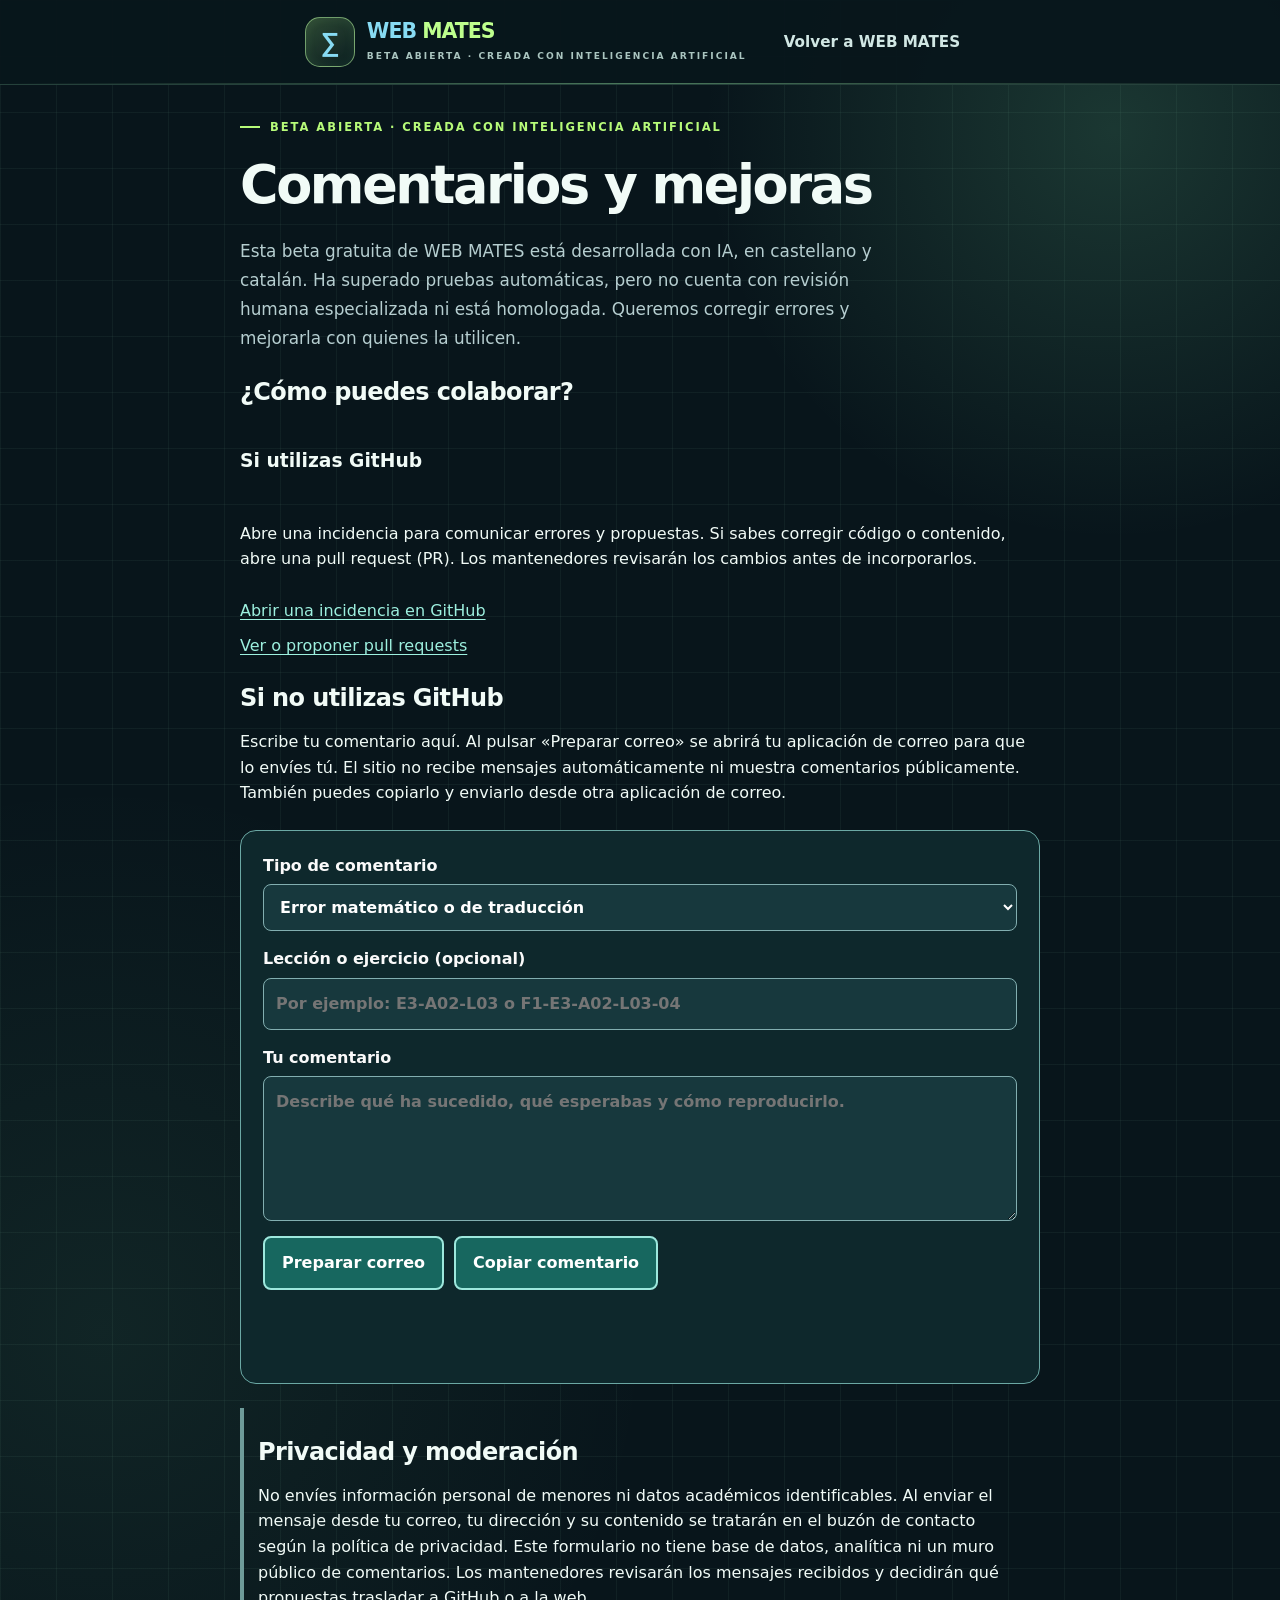
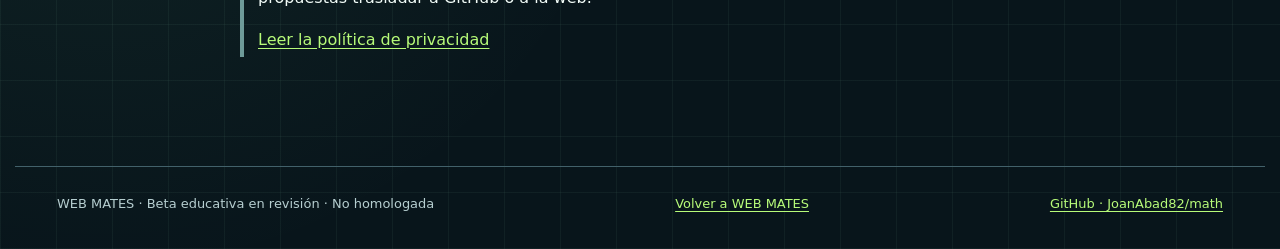
<file: beta-e3a02/comentarios.html>
<!doctype html>
<html lang="es" data-theme="dark">
<head>
<meta charset="utf-8"><meta name="viewport" content="width=device-width,initial-scale=1">
<meta name="robots" content="noindex,nofollow">
<meta name="description" content="Esta beta gratuita de WEB MATES está desarrollada con IA, en castellano y catalán. Ha superado pruebas automáticas, pero no cuenta con revisión humana espe">
<title>Comentarios y mejoras · WEB MATES</title>
<link rel="icon" href="data:,">
<link rel="stylesheet" href="./assets/app.css"><link rel="stylesheet" href="./assets/neo-matrix.css"><link rel="stylesheet" href="./assets/feedback.css">
<script src="./assets/feedback.js" defer></script>
</head><body>
<a class="skip" href="#main">Saltar al contenido</a>
<header class="topbar"><div class="header-inner"><a class="brand" href="./index.html?lang=es#/" title="Volver a WEB MATES"><span class="brand-mark" aria-hidden="true">∑</span><span class="brand-wordmark"><span>WEB <span>MATES</span></span><small>BETA ABIERTA · CREADA CON INTELIGENCIA ARTIFICIAL</small></span></a><nav aria-label="Comentarios y mejoras"><a href="./index.html?lang=es#/">Volver a WEB MATES</a></nav></div></header>
<main id="main" class="feedback-shell">
<div class="eyebrow">BETA ABIERTA · CREADA CON INTELIGENCIA ARTIFICIAL</div><h1>Comentarios y mejoras</h1>
<p class="lead">Esta beta gratuita de WEB MATES está desarrollada con IA, en castellano y catalán. Ha superado pruebas automáticas, pero no cuenta con revisión humana especializada ni está homologada. Queremos corregir errores y mejorarla con quienes la utilicen.</p>
<section aria-labelledby="how"><h2 id="how">¿Cómo puedes colaborar?</h2>
<div class="feedback-links">
<h3>Si utilizas GitHub</h3><p>Abre una incidencia para comunicar errores y propuestas. Si sabes corregir código o contenido, abre una pull request (PR). Los mantenedores revisarán los cambios antes de incorporarlos.</p>
<a href="https://github.com/JoanAbad82/math/issues/new">Abrir una incidencia en GitHub</a>
<a href="https://github.com/JoanAbad82/math/pulls">Ver o proponer pull requests</a>
</div></section>
<section aria-labelledby="email-title"><h2 id="email-title">Si no utilizas GitHub</h2><p>Escribe tu comentario aquí. Al pulsar «Preparar correo» se abrirá tu aplicación de correo para que lo envíes tú. El sitio no recibe mensajes automáticamente ni muestra comentarios públicamente. También puedes copiarlo y enviarlo desde otra aplicación de correo.</p>
<form class="feedback-form" id="feedback-form" novalidate>
<label for="feedback-kind">Tipo de comentario
<select id="feedback-kind" required>
<option value="error">Error matemático o de traducción</option>
<option value="usabilidad">Accesibilidad o funcionamiento</option>
<option value="idea">Sugerencia de mejora</option>
</select></label>
<label for="feedback-lesson">Lección o ejercicio (opcional)
<input id="feedback-lesson" type="text" maxlength="80" placeholder="Por ejemplo: E3-A02-L03 o F1-E3-A02-L03-04"></label>
<label for="feedback-text">Tu comentario
<textarea id="feedback-text" maxlength="2000" minlength="15" required placeholder="Describe qué ha sucedido, qué esperabas y cómo reproducirlo."></textarea></label>
<div class="feedback-actions"><button type="submit">Preparar correo</button><button type="button" id="feedback-copy">Copiar comentario</button></div>
<p class="feedback-status" id="feedback-status" role="status" aria-live="polite" aria-label="Estado del envío"></p>
</form></section>
<section class="feedback-disclosure" aria-labelledby="privacy-title"><h2 id="privacy-title">Privacidad y moderación</h2>
<p>No envíes información personal de menores ni datos académicos identificables. Al enviar el mensaje desde tu correo, tu dirección y su contenido se tratarán en el buzón de contacto según la política de privacidad. Este formulario no tiene base de datos, analítica ni un muro público de comentarios. Los mantenedores revisarán los mensajes recibidos y decidirán qué propuestas trasladar a GitHub o a la web.</p><a href="./privacidad.html">Leer la política de privacidad</a></section>
</main><footer class="site-footer"><span>WEB MATES · Beta educativa en revisión · No homologada</span>
<a href="./index.html?lang=es#/">Volver a WEB MATES</a><a href="https://github.com/JoanAbad82/math">GitHub · JoanAbad82/math</a></footer></body></html>
</file>
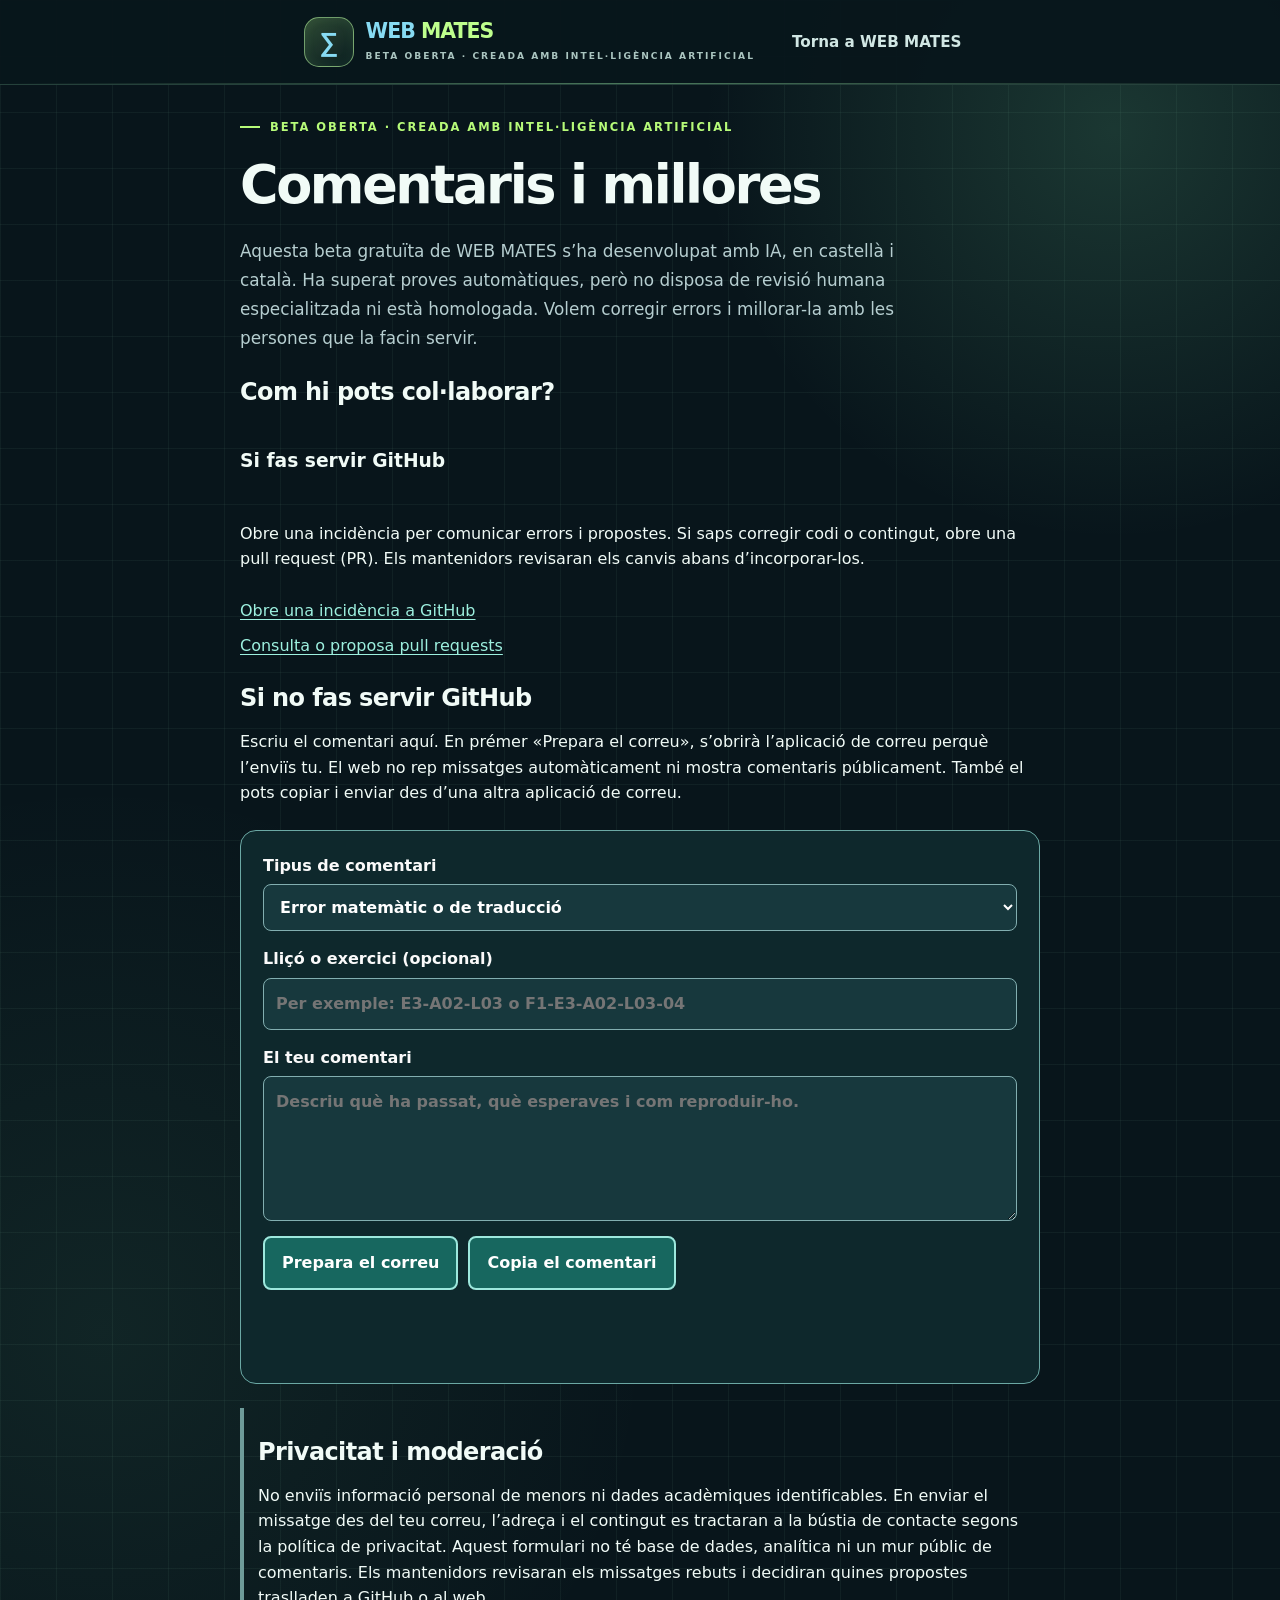
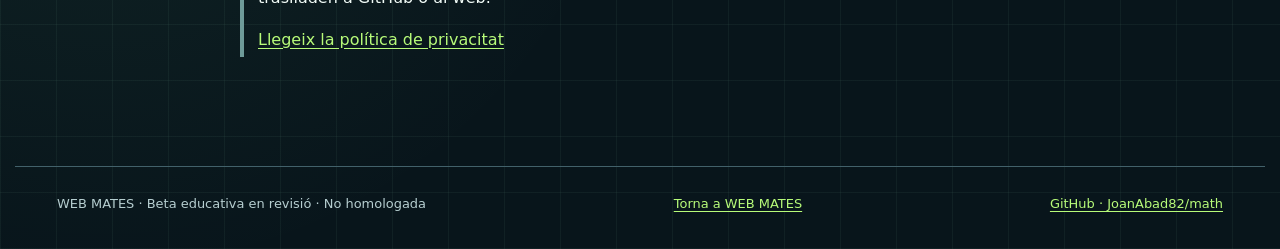
<file: beta-e3a02/comentaris.html>
<!doctype html>
<html lang="ca" data-theme="dark">
<head>
<meta charset="utf-8"><meta name="viewport" content="width=device-width,initial-scale=1">
<meta name="robots" content="noindex,nofollow">
<meta name="description" content="Aquesta beta gratuïta de WEB MATES s’ha desenvolupat amb IA, en castellà i català. Ha superat proves automàtiques, però no disposa de revisió humana especi">
<title>Comentaris i millores · WEB MATES</title>
<link rel="icon" href="data:,">
<link rel="stylesheet" href="./assets/app.css"><link rel="stylesheet" href="./assets/neo-matrix.css"><link rel="stylesheet" href="./assets/feedback.css">
<script src="./assets/feedback.js" defer></script>
</head><body>
<a class="skip" href="#main">Ves al contingut</a>
<header class="topbar"><div class="header-inner"><a class="brand" href="./index.html?lang=ca#/" title="Torna a WEB MATES"><span class="brand-mark" aria-hidden="true">∑</span><span class="brand-wordmark"><span>WEB <span>MATES</span></span><small>BETA OBERTA · CREADA AMB INTEL·LIGÈNCIA ARTIFICIAL</small></span></a><nav aria-label="Comentaris i millores"><a href="./index.html?lang=ca#/">Torna a WEB MATES</a></nav></div></header>
<main id="main" class="feedback-shell">
<div class="eyebrow">BETA OBERTA · CREADA AMB INTEL·LIGÈNCIA ARTIFICIAL</div><h1>Comentaris i millores</h1>
<p class="lead">Aquesta beta gratuïta de WEB MATES s’ha desenvolupat amb IA, en castellà i català. Ha superat proves automàtiques, però no disposa de revisió humana especialitzada ni està homologada. Volem corregir errors i millorar-la amb les persones que la facin servir.</p>
<section aria-labelledby="how"><h2 id="how">Com hi pots col·laborar?</h2>
<div class="feedback-links">
<h3>Si fas servir GitHub</h3><p>Obre una incidència per comunicar errors i propostes. Si saps corregir codi o contingut, obre una pull request (PR). Els mantenidors revisaran els canvis abans d’incorporar-los.</p>
<a href="https://github.com/JoanAbad82/math/issues/new">Obre una incidència a GitHub</a>
<a href="https://github.com/JoanAbad82/math/pulls">Consulta o proposa pull requests</a>
</div></section>
<section aria-labelledby="email-title"><h2 id="email-title">Si no fas servir GitHub</h2><p>Escriu el comentari aquí. En prémer «Prepara el correu», s’obrirà l’aplicació de correu perquè l’enviïs tu. El web no rep missatges automàticament ni mostra comentaris públicament. També el pots copiar i enviar des d’una altra aplicació de correu.</p>
<form class="feedback-form" id="feedback-form" novalidate>
<label for="feedback-kind">Tipus de comentari
<select id="feedback-kind" required>
<option value="error">Error matemàtic o de traducció</option>
<option value="usabilidad">Accessibilitat o funcionament</option>
<option value="idea">Suggeriment de millora</option>
</select></label>
<label for="feedback-lesson">Lliçó o exercici (opcional)
<input id="feedback-lesson" type="text" maxlength="80" placeholder="Per exemple: E3-A02-L03 o F1-E3-A02-L03-04"></label>
<label for="feedback-text">El teu comentari
<textarea id="feedback-text" maxlength="2000" minlength="15" required placeholder="Descriu què ha passat, què esperaves i com reproduir-ho."></textarea></label>
<div class="feedback-actions"><button type="submit">Prepara el correu</button><button type="button" id="feedback-copy">Copia el comentari</button></div>
<p class="feedback-status" id="feedback-status" role="status" aria-live="polite" aria-label="Estat de l’enviament"></p>
</form></section>
<section class="feedback-disclosure" aria-labelledby="privacy-title"><h2 id="privacy-title">Privacitat i moderació</h2>
<p>No enviïs informació personal de menors ni dades acadèmiques identificables. En enviar el missatge des del teu correu, l’adreça i el contingut es tractaran a la bústia de contacte segons la política de privacitat. Aquest formulari no té base de dades, analítica ni un mur públic de comentaris. Els mantenidors revisaran els missatges rebuts i decidiran quines propostes traslladen a GitHub o al web.</p><a href="./privacitat.html">Llegeix la política de privacitat</a></section>
</main><footer class="site-footer"><span>WEB MATES · Beta educativa en revisió · No homologada</span>
<a href="./index.html?lang=ca#/">Torna a WEB MATES</a><a href="https://github.com/JoanAbad82/math">GitHub · JoanAbad82/math</a></footer></body></html>
</file>
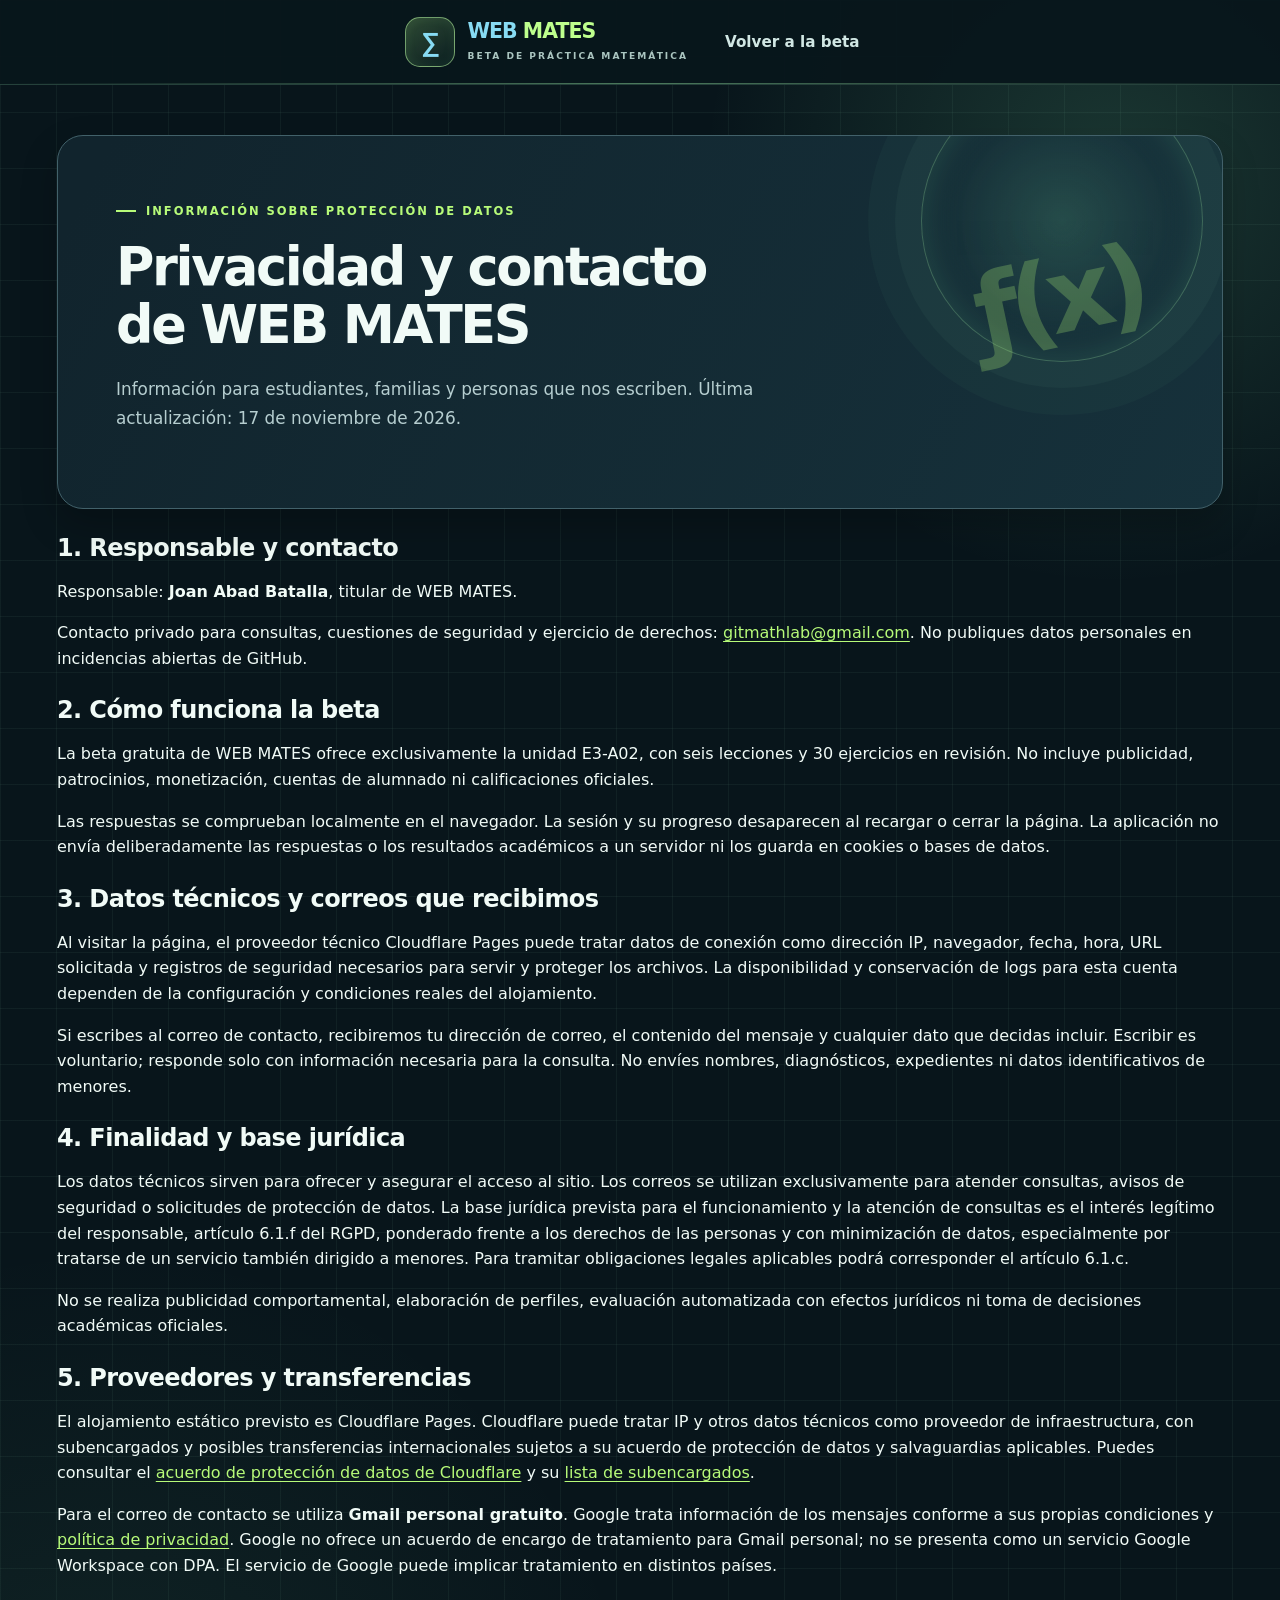
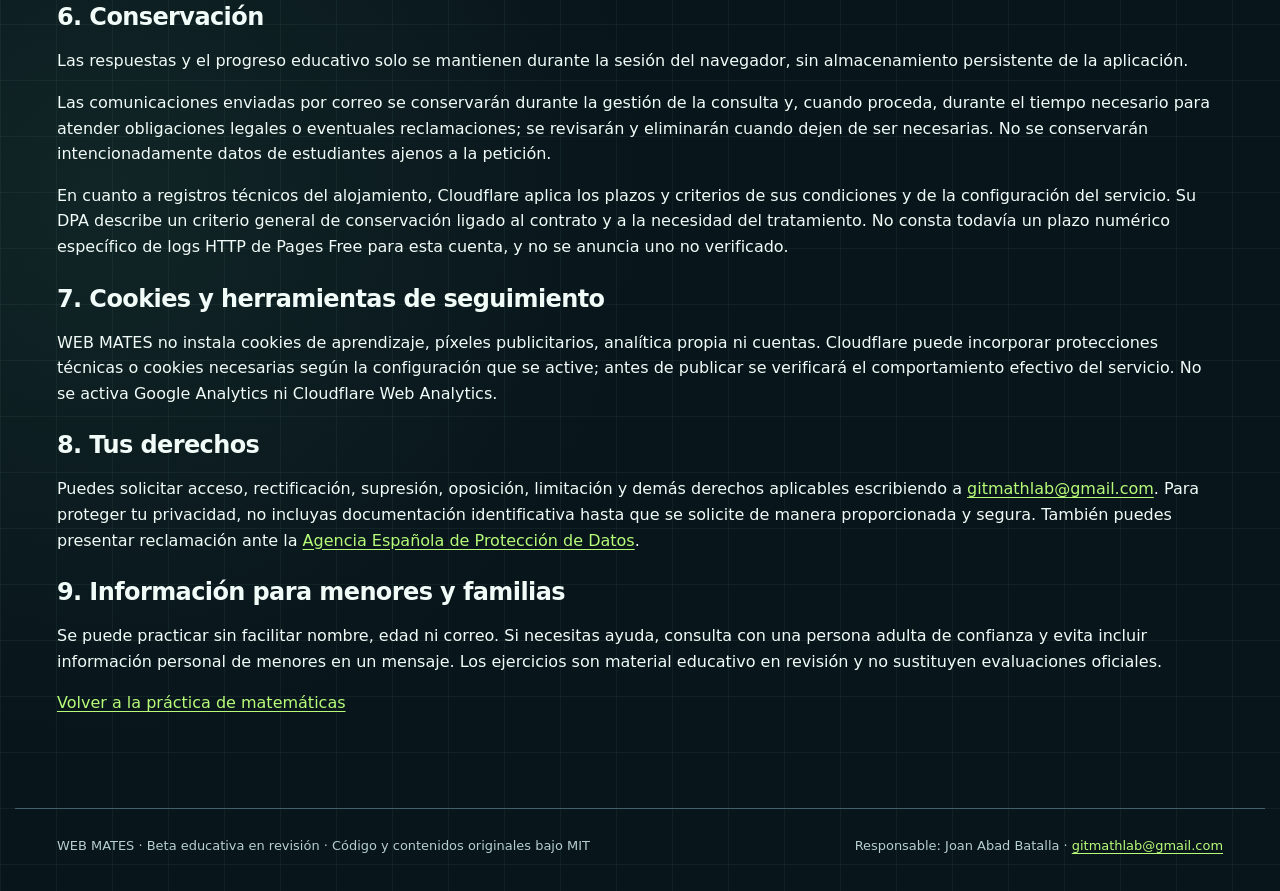
<file: beta-e3a02/privacidad.html>
<!doctype html>
<html lang="es" data-theme="dark">
<head>
<meta charset="utf-8">
<meta name="viewport" content="width=device-width, initial-scale=1">
<meta name="description" content="Privacidad y contacto del responsable de WEB MATES, beta E3-A02.">
<meta name="robots" content="noindex,nofollow">
<title>Privacidad y contacto | WEB MATES</title>
<link rel="icon" href="data:,">
<link rel="stylesheet" href="./assets/app.css">
<link rel="stylesheet" href="./assets/neo-matrix.css">
</head>
<body>
<a class="skip" href="#main">Saltar al contenido</a>
<header class="topbar"><div class="header-inner">
<a class="brand" href="./index.html#/" title="Volver al inicio">
<span class="brand-mark" aria-hidden="true">∑</span>
<span class="brand-wordmark"><span>WEB <span>MATES</span></span><small>BETA DE PRÁCTICA MATEMÁTICA</small></span></a>
<nav aria-label="Navegación de privacidad"><a href="./index.html#/">Volver a la beta</a></nav>
</div></header>
<main id="main" class="shell" tabindex="-1">
<header class="hero"><div class="eyebrow">INFORMACIÓN SOBRE PROTECCIÓN DE DATOS</div>
<h1>Privacidad y contacto de WEB MATES</h1>
<p class="lead">Información para estudiantes, familias y personas que nos escriben. Última actualización: 17 de noviembre de 2026.</p></header>

<section aria-labelledby="responsable"><h2 id="responsable">1. Responsable y contacto</h2>
<p>Responsable: <strong>Joan Abad Batalla</strong>, titular de WEB MATES.</p>
<p>Contacto privado para consultas, cuestiones de seguridad y ejercicio de derechos: <a href="mailto:gitmathlab@gmail.com">gitmathlab@gmail.com</a>. No publiques datos personales en incidencias abiertas de GitHub.</p></section>

<section aria-labelledby="plataforma"><h2 id="plataforma">2. Cómo funciona la beta</h2>
<p>La beta gratuita de WEB MATES ofrece exclusivamente la unidad E3-A02, con seis lecciones y 30 ejercicios en revisión. No incluye publicidad, patrocinios, monetización, cuentas de alumnado ni calificaciones oficiales.</p>
<p>Las respuestas se comprueban localmente en el navegador. La sesión y su progreso desaparecen al recargar o cerrar la página. La aplicación no envía deliberadamente las respuestas o los resultados académicos a un servidor ni los guarda en cookies o bases de datos.</p></section>

<section aria-labelledby="datos"><h2 id="datos">3. Datos técnicos y correos que recibimos</h2>
<p>Al visitar la página, el proveedor técnico Cloudflare Pages puede tratar datos de conexión como dirección IP, navegador, fecha, hora, URL solicitada y registros de seguridad necesarios para servir y proteger los archivos. La disponibilidad y conservación de logs para esta cuenta dependen de la configuración y condiciones reales del alojamiento.</p>
<p>Si escribes al correo de contacto, recibiremos tu dirección de correo, el contenido del mensaje y cualquier dato que decidas incluir. Escribir es voluntario; responde solo con información necesaria para la consulta. No envíes nombres, diagnósticos, expedientes ni datos identificativos de menores.</p></section>

<section aria-labelledby="finalidades"><h2 id="finalidades">4. Finalidad y base jurídica</h2>
<p>Los datos técnicos sirven para ofrecer y asegurar el acceso al sitio. Los correos se utilizan exclusivamente para atender consultas, avisos de seguridad o solicitudes de protección de datos. La base jurídica prevista para el funcionamiento y la atención de consultas es el interés legítimo del responsable, artículo 6.1.f del RGPD, ponderado frente a los derechos de las personas y con minimización de datos, especialmente por tratarse de un servicio también dirigido a menores. Para tramitar obligaciones legales aplicables podrá corresponder el artículo 6.1.c.</p>
<p>No se realiza publicidad comportamental, elaboración de perfiles, evaluación automatizada con efectos jurídicos ni toma de decisiones académicas oficiales.</p></section>

<section aria-labelledby="proveedores"><h2 id="proveedores">5. Proveedores y transferencias</h2>
<p>El alojamiento estático previsto es Cloudflare Pages. Cloudflare puede tratar IP y otros datos técnicos como proveedor de infraestructura, con subencargados y posibles transferencias internacionales sujetos a su acuerdo de protección de datos y salvaguardias aplicables. Puedes consultar el <a href="https://www.cloudflare.com/cloudflare-customer-dpa/">acuerdo de protección de datos de Cloudflare</a> y su <a href="https://www.cloudflare.com/gdpr/subprocessors/">lista de subencargados</a>.</p>
<p>Para el correo de contacto se utiliza <strong>Gmail personal gratuito</strong>. Google trata información de los mensajes conforme a sus propias condiciones y <a href="https://policies.google.com/privacy?hl=es">política de privacidad</a>. Google no ofrece un acuerdo de encargo de tratamiento para Gmail personal; no se presenta como un servicio Google Workspace con DPA. El servicio de Google puede implicar tratamiento en distintos países.</p></section>

<section aria-labelledby="conservacion"><h2 id="conservacion">6. Conservación</h2>
<p>Las respuestas y el progreso educativo solo se mantienen durante la sesión del navegador, sin almacenamiento persistente de la aplicación.</p>
<p>Las comunicaciones enviadas por correo se conservarán durante la gestión de la consulta y, cuando proceda, durante el tiempo necesario para atender obligaciones legales o eventuales reclamaciones; se revisarán y eliminarán cuando dejen de ser necesarias. No se conservarán intencionadamente datos de estudiantes ajenos a la petición.</p>
<p>En cuanto a registros técnicos del alojamiento, Cloudflare aplica los plazos y criterios de sus condiciones y de la configuración del servicio. Su DPA describe un criterio general de conservación ligado al contrato y a la necesidad del tratamiento. No consta todavía un plazo numérico específico de logs HTTP de Pages Free para esta cuenta, y no se anuncia uno no verificado.</p></section>

<section aria-labelledby="cookies"><h2 id="cookies">7. Cookies y herramientas de seguimiento</h2>
<p>WEB MATES no instala cookies de aprendizaje, píxeles publicitarios, analítica propia ni cuentas. Cloudflare puede incorporar protecciones técnicas o cookies necesarias según la configuración que se active; antes de publicar se verificará el comportamiento efectivo del servicio. No se activa Google Analytics ni Cloudflare Web Analytics.</p></section>

<section aria-labelledby="derechos"><h2 id="derechos">8. Tus derechos</h2>
<p>Puedes solicitar acceso, rectificación, supresión, oposición, limitación y demás derechos aplicables escribiendo a <a href="mailto:gitmathlab@gmail.com">gitmathlab@gmail.com</a>. Para proteger tu privacidad, no incluyas documentación identificativa hasta que se solicite de manera proporcionada y segura. También puedes presentar reclamación ante la <a href="https://www.aepd.es/">Agencia Española de Protección de Datos</a>.</p></section>

<section aria-labelledby="menores"><h2 id="menores">9. Información para menores y familias</h2>
<p>Se puede practicar sin facilitar nombre, edad ni correo. Si necesitas ayuda, consulta con una persona adulta de confianza y evita incluir información personal de menores en un mensaje. Los ejercicios son material educativo en revisión y no sustituyen evaluaciones oficiales.</p></section>
<p><a href="./index.html#/">Volver a la práctica de matemáticas</a></p>
</main>
<footer class="site-footer">
<span>WEB MATES · Beta educativa en revisión · Código y contenidos originales bajo MIT</span>
<span>Responsable: Joan Abad Batalla · <a href="mailto:gitmathlab@gmail.com">gitmathlab@gmail.com</a></span>
</footer>
</body>
</html>
</file>
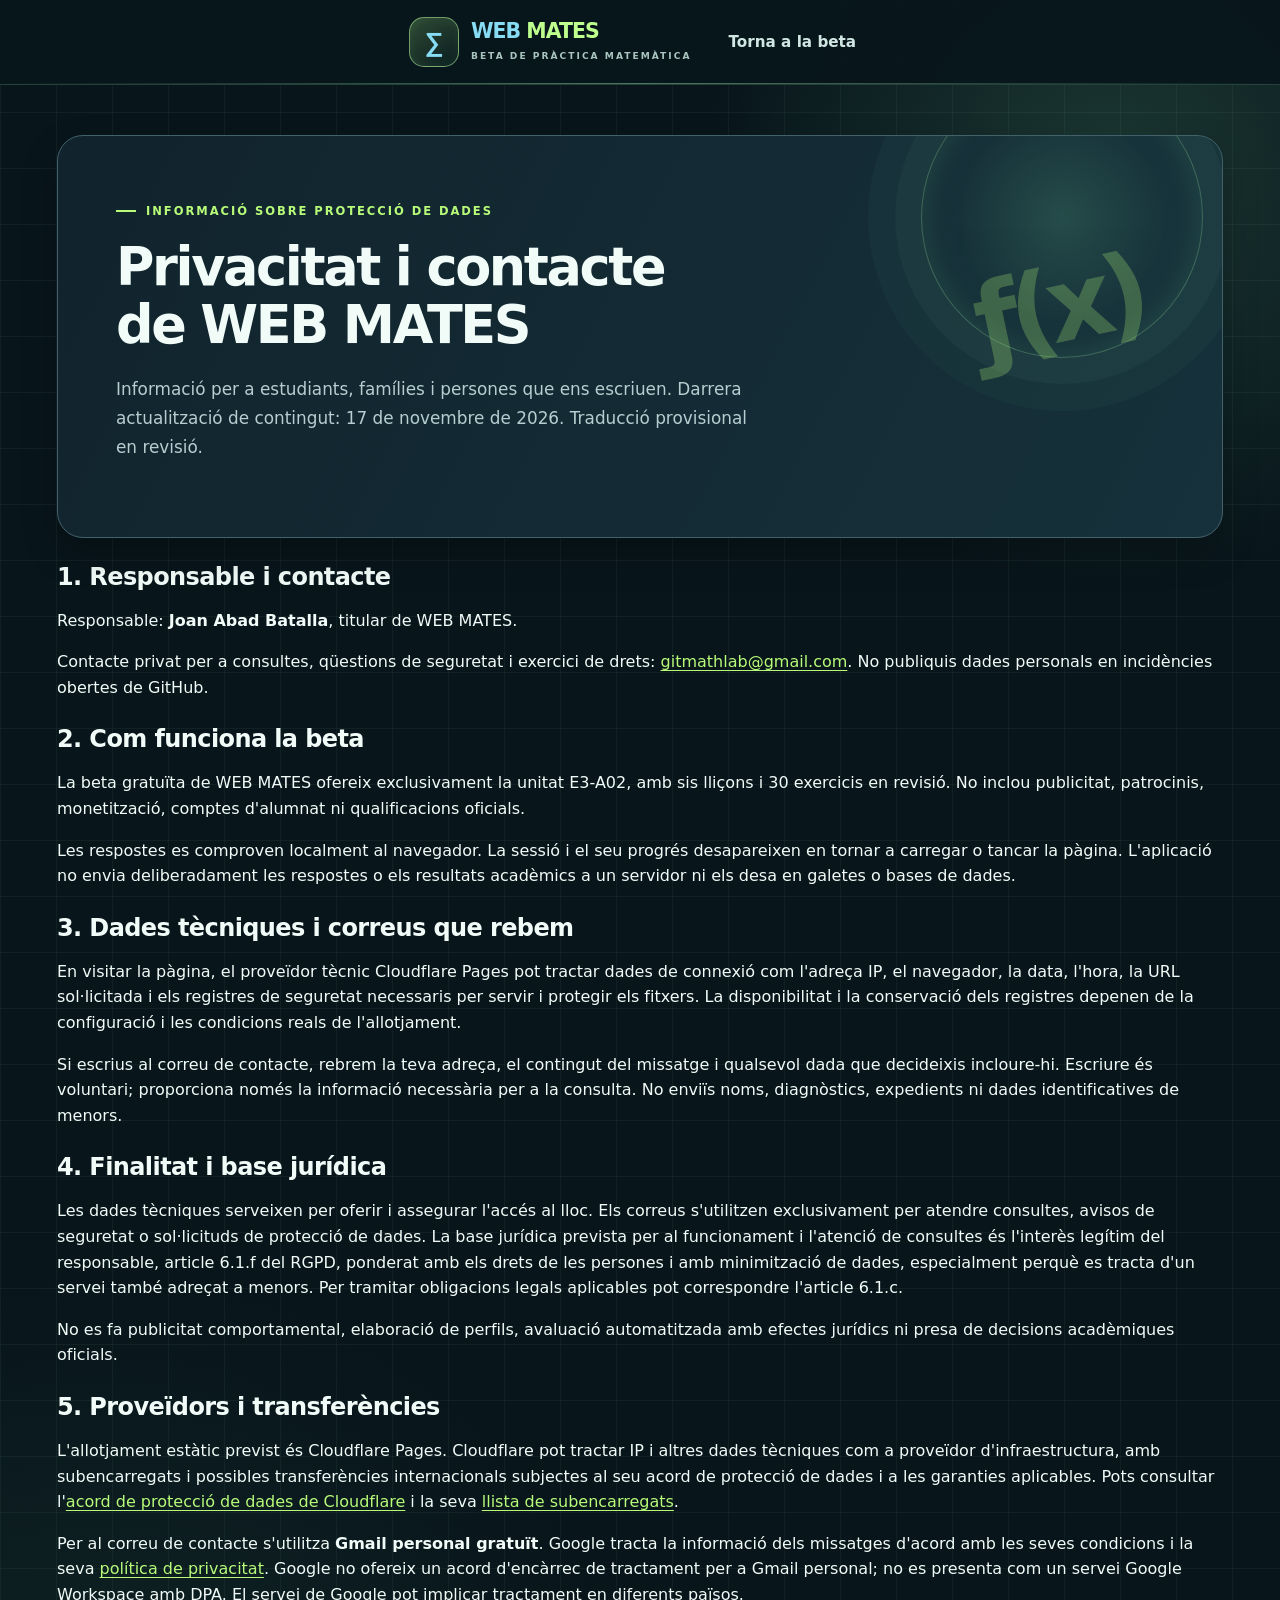
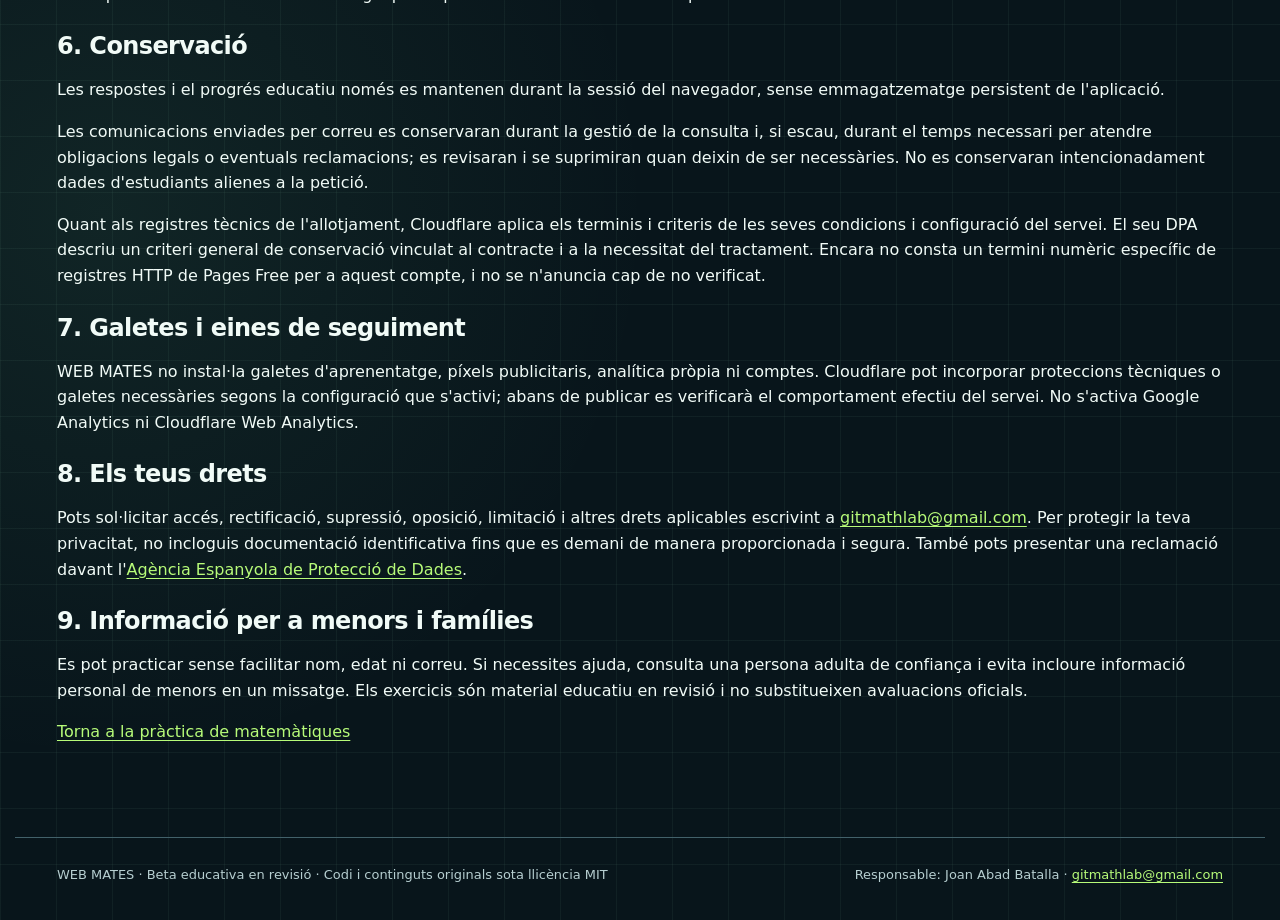
<file: beta-e3a02/privacitat.html>
<!doctype html>
<html lang="ca" data-theme="dark">
<head>
<meta charset="utf-8">
<meta name="viewport" content="width=device-width, initial-scale=1">
<meta name="description" content="Privacitat i contacte del responsable de WEB MATES, beta E3-A02.">
<meta name="robots" content="noindex,nofollow">
<title>Privacitat i contacte | WEB MATES</title>
<link rel="icon" href="data:,">
<link rel="stylesheet" href="./assets/app.css">
<link rel="stylesheet" href="./assets/neo-matrix.css">
</head>
<body>
<a class="skip" href="#main">Ves al contingut</a>
<header class="topbar"><div class="header-inner">
<a class="brand" href="./index.html?lang=ca#/" title="Torna a l'inici">
<span class="brand-mark" aria-hidden="true">∑</span>
<span class="brand-wordmark"><span>WEB <span>MATES</span></span><small>BETA DE PRÀCTICA MATEMÀTICA</small></span></a>
<nav aria-label="Navegació de privacitat"><a href="./index.html?lang=ca#/">Torna a la beta</a></nav>
</div></header>
<main id="main" class="shell" tabindex="-1">
<header class="hero"><div class="eyebrow">INFORMACIÓ SOBRE PROTECCIÓ DE DADES</div>
<h1>Privacitat i contacte de WEB MATES</h1>
<p class="lead">Informació per a estudiants, famílies i persones que ens escriuen. Darrera actualització de contingut: 17 de novembre de 2026. Traducció provisional en revisió.</p></header>

<section aria-labelledby="responsable"><h2 id="responsable">1. Responsable i contacte</h2>
<p>Responsable: <strong>Joan Abad Batalla</strong>, titular de WEB MATES.</p>
<p>Contacte privat per a consultes, qüestions de seguretat i exercici de drets: <a href="mailto:gitmathlab@gmail.com">gitmathlab@gmail.com</a>. No publiquis dades personals en incidències obertes de GitHub.</p></section>

<section aria-labelledby="plataforma"><h2 id="plataforma">2. Com funciona la beta</h2>
<p>La beta gratuïta de WEB MATES ofereix exclusivament la unitat E3-A02, amb sis lliçons i 30 exercicis en revisió. No inclou publicitat, patrocinis, monetització, comptes d'alumnat ni qualificacions oficials.</p>
<p>Les respostes es comproven localment al navegador. La sessió i el seu progrés desapareixen en tornar a carregar o tancar la pàgina. L'aplicació no envia deliberadament les respostes o els resultats acadèmics a un servidor ni els desa en galetes o bases de dades.</p></section>

<section aria-labelledby="datos"><h2 id="datos">3. Dades tècniques i correus que rebem</h2>
<p>En visitar la pàgina, el proveïdor tècnic Cloudflare Pages pot tractar dades de connexió com l'adreça IP, el navegador, la data, l'hora, la URL sol·licitada i els registres de seguretat necessaris per servir i protegir els fitxers. La disponibilitat i la conservació dels registres depenen de la configuració i les condicions reals de l'allotjament.</p>
<p>Si escrius al correu de contacte, rebrem la teva adreça, el contingut del missatge i qualsevol dada que decideixis incloure-hi. Escriure és voluntari; proporciona només la informació necessària per a la consulta. No enviïs noms, diagnòstics, expedients ni dades identificatives de menors.</p></section>

<section aria-labelledby="finalidades"><h2 id="finalidades">4. Finalitat i base jurídica</h2>
<p>Les dades tècniques serveixen per oferir i assegurar l'accés al lloc. Els correus s'utilitzen exclusivament per atendre consultes, avisos de seguretat o sol·licituds de protecció de dades. La base jurídica prevista per al funcionament i l'atenció de consultes és l'interès legítim del responsable, article 6.1.f del RGPD, ponderat amb els drets de les persones i amb minimització de dades, especialment perquè es tracta d'un servei també adreçat a menors. Per tramitar obligacions legals aplicables pot correspondre l'article 6.1.c.</p>
<p>No es fa publicitat comportamental, elaboració de perfils, avaluació automatitzada amb efectes jurídics ni presa de decisions acadèmiques oficials.</p></section>

<section aria-labelledby="proveedores"><h2 id="proveedores">5. Proveïdors i transferències</h2>
<p>L'allotjament estàtic previst és Cloudflare Pages. Cloudflare pot tractar IP i altres dades tècniques com a proveïdor d'infraestructura, amb subencarregats i possibles transferències internacionals subjectes al seu acord de protecció de dades i a les garanties aplicables. Pots consultar l'<a href="https://www.cloudflare.com/cloudflare-customer-dpa/">acord de protecció de dades de Cloudflare</a> i la seva <a href="https://www.cloudflare.com/gdpr/subprocessors/">llista de subencarregats</a>.</p>
<p>Per al correu de contacte s'utilitza <strong>Gmail personal gratuït</strong>. Google tracta la informació dels missatges d'acord amb les seves condicions i la seva <a href="https://policies.google.com/privacy?hl=ca">política de privacitat</a>. Google no ofereix un acord d'encàrrec de tractament per a Gmail personal; no es presenta com un servei Google Workspace amb DPA. El servei de Google pot implicar tractament en diferents països.</p></section>

<section aria-labelledby="conservacion"><h2 id="conservacion">6. Conservació</h2>
<p>Les respostes i el progrés educatiu només es mantenen durant la sessió del navegador, sense emmagatzematge persistent de l'aplicació.</p>
<p>Les comunicacions enviades per correu es conservaran durant la gestió de la consulta i, si escau, durant el temps necessari per atendre obligacions legals o eventuals reclamacions; es revisaran i se suprimiran quan deixin de ser necessàries. No es conservaran intencionadament dades d'estudiants alienes a la petició.</p>
<p>Quant als registres tècnics de l'allotjament, Cloudflare aplica els terminis i criteris de les seves condicions i configuració del servei. El seu DPA descriu un criteri general de conservació vinculat al contracte i a la necessitat del tractament. Encara no consta un termini numèric específic de registres HTTP de Pages Free per a aquest compte, i no se n'anuncia cap de no verificat.</p></section>

<section aria-labelledby="cookies"><h2 id="cookies">7. Galetes i eines de seguiment</h2>
<p>WEB MATES no instal·la galetes d'aprenentatge, píxels publicitaris, analítica pròpia ni comptes. Cloudflare pot incorporar proteccions tècniques o galetes necessàries segons la configuració que s'activi; abans de publicar es verificarà el comportament efectiu del servei. No s'activa Google Analytics ni Cloudflare Web Analytics.</p></section>

<section aria-labelledby="derechos"><h2 id="derechos">8. Els teus drets</h2>
<p>Pots sol·licitar accés, rectificació, supressió, oposició, limitació i altres drets aplicables escrivint a <a href="mailto:gitmathlab@gmail.com">gitmathlab@gmail.com</a>. Per protegir la teva privacitat, no incloguis documentació identificativa fins que es demani de manera proporcionada i segura. També pots presentar una reclamació davant l'<a href="https://www.aepd.es/">Agència Espanyola de Protecció de Dades</a>.</p></section>

<section aria-labelledby="menores"><h2 id="menores">9. Informació per a menors i famílies</h2>
<p>Es pot practicar sense facilitar nom, edat ni correu. Si necessites ajuda, consulta una persona adulta de confiança i evita incloure informació personal de menors en un missatge. Els exercicis són material educatiu en revisió i no substitueixen avaluacions oficials.</p></section>
<p><a href="./index.html?lang=ca#/">Torna a la pràctica de matemàtiques</a></p>
</main>
<footer class="site-footer">
<span>WEB MATES · Beta educativa en revisió · Codi i continguts originals sota llicència MIT</span>
<span>Responsable: Joan Abad Batalla · <a href="mailto:gitmathlab@gmail.com">gitmathlab@gmail.com</a></span>
</footer>
</body>
</html>
</file>
<file: beta-e3a02/assets/app.css>
:root{color-scheme:light;--bg:#f5f8fc;--ink:#12283a;--muted:#4c6376;--panel:#fff;--line:#d7e2e9;--accent:#17668b;--accent-dark:#0d435e;--shadow:0 8px 22px rgb(16 39 60 / .065);--success:#0d6f50;--error:#a52739}
*{box-sizing:border-box}html{font-size:100%;scroll-behavior:smooth}body{margin:0;background:var(--bg);color:var(--ink);font:1rem/1.55 system-ui,-apple-system,"Segoe UI",Roboto,sans-serif}a{color:var(--accent-dark);text-underline-offset:3px}button,input{font:inherit}button,.button,.chip{min-height:44px;border-radius:12px}button{cursor:pointer}.skip{position:absolute;left:8px;top:-90px;z-index:100;padding:12px;background:#fff}.skip:focus{top:8px}a:focus-visible,button:focus-visible,input:focus-visible{outline:3px solid #ed9a3f;outline-offset:3px}
.topbar{background:#102337;color:#fefefe;display:flex;justify-content:space-between;align-items:center;gap:1rem;flex-wrap:wrap;padding:16px max(16px,calc((100% - 1140px)/2))}.brand{font-size:1.25rem;font-weight:850;color:#fff;text-decoration:none;letter-spacing:.04em}.brand span{color:#87dbf3}.topbar nav{display:flex;gap:.8rem;flex-wrap:wrap}.topbar nav a{color:#dceefa;padding:8px 6px;min-height:44px;display:inline-flex;align-items:center}
.shell{max-width:1100px;padding:clamp(16px,4vw,40px);margin:auto}.eyebrow{text-transform:uppercase;letter-spacing:.12em;font-size:.76rem;color:var(--accent-dark);font-weight:750}.hero{padding:clamp(16px,5vw,40px) 0 20px}.hero h1,h1{font-size:clamp(1.7rem,5vw,2.7rem);line-height:1.17;margin:8px 0 12px}.hero p,.lead{max-width:68ch;font-size:1.07rem;color:var(--muted)}h2{line-height:1.25;margin:1.5rem 0 .75rem}.grid{display:grid;grid-template-columns:repeat(auto-fit,minmax(min(100%,245px),1fr));gap:14px}.card{padding:18px;background:var(--panel);border:1px solid var(--line);border-radius:18px;box-shadow:var(--shadow)}.card h2,.card h3{font-size:1.08rem;margin:0 0 6px}.card p{color:var(--muted);margin:0 0 12px}.card a{display:inline-flex;align-items:center;min-height:44px;font-weight:700}.pill{display:inline-block;padding:4px 10px;background:#e6f3f9;color:#104860;border-radius:30px;font-size:.78rem;font-weight:750}.notice{padding:15px;border-radius:12px;border-left:4px solid #bc770e;background:#fff5e7;margin:16px 0}.breadcrumbs{display:flex;flex-wrap:wrap;align-items:center;gap:6px;list-style:none;margin:0 0 16px;padding:0;color:var(--muted);font-size:.9rem}.breadcrumbs li+li:before{content:'›';margin-right:8px;color:#627689}.stack{display:grid;gap:10px}.item{display:flex;justify-content:space-between;align-items:center;gap:12px;background:var(--panel);border:1px solid var(--line);border-radius:13px;padding:12px 16px;min-height:66px}.item a{font-weight:680;display:flex;align-items:center;min-height:44px}.item small{color:var(--muted)}.item>div{min-width:0}.meta{display:flex;flex-wrap:wrap;gap:8px;align-items:center}.action{border:0;background:var(--accent);color:white;font-weight:750;padding:12px 18px}.action:hover{background:var(--accent-dark)}.subtle{background:#edf5fa;color:#114763;border:1px solid #bad7e5;padding:11px 14px}.practice{max-width:760px;margin:20px 0}.practice h2{margin-top:0}.practice label{display:block;font-weight:750;margin:14px 0 6px}.practice input[type=text]{width:100%;max-width:480px;min-height:50px;border-radius:12px;border:2px solid #8daab9;padding:10px 14px;background:white;color:var(--ink);font-size:1.08rem}.choices{display:grid;gap:9px;margin:16px 0}.choices label{display:flex;align-items:center;gap:10px;margin:0;padding:10px 12px;min-height:48px;border:1px solid var(--line);border-radius:10px}.choices input{min-width:20px;min-height:20px}.feedback{margin-top:12px;padding:14px;border:1px solid var(--line);border-radius:12px}.feedback.good{border-left:4px solid var(--success)}.feedback.bad{border-left:4px solid var(--error)}.btnrow{display:flex;gap:10px;flex-wrap:wrap;margin-top:12px}.btnrow button{min-height:44px}.hint{font-size:.92rem;color:var(--muted)}footer{max-width:1150px;margin:2rem auto;padding:20px;display:flex;gap:10px;flex-wrap:wrap;justify-content:space-between;color:var(--muted);font-size:.85rem;border-top:1px solid var(--line)}
@media(max-width:480px){.topbar{padding:12px 16px}.topbar nav{width:100%;justify-content:space-between;gap:2px}.topbar nav a{font-size:.86rem}.card{padding:14px}.item{padding:11px}.shell{padding:17px}.meta{align-items:flex-start}}
@media(prefers-color-scheme:dark){:root{color-scheme:dark;--bg:#0b1724;--ink:#f4f9fd;--muted:#bfd1df;--panel:#152739;--line:#365065;--accent:#86c8e6;--accent-dark:#b2e4f8;--shadow:none}.pill{background:#24435b;color:#d7f3ff}.notice{background:#3f3321;border-left-color:#f3b84d}.subtle{background:#24465b;color:#f1f9fe;border-color:#627d8e}.action{background:#287294;color:white}.action:hover{background:#17618b}.practice input[type=text]{background:#101d2b;color:white;border-color:#6f9ab0}.skip{background:#192b3e;color:#fff}}
@media(prefers-reduced-motion:reduce){html{scroll-behavior:auto}*,*:before,*:after{animation-duration:.01ms!important;transition-duration:.01ms!important}}

/* F1 E3-A02: contenido en revisión, sin librerías externas. */
.f1-section{margin:16px 0}.f1-section h2{margin:0 0 12px}.f1-section ul,.f1-section ol{padding-left:1.4rem}.f1-section li{padding:5px 0}
.f1-blocks{display:grid;gap:14px;margin:16px 0}.f1-block h2{margin:0 0 10px;font-size:1.06rem}.f1-multiline{white-space:pre-line;overflow-wrap:anywhere;margin:0;line-height:1.65}.f1-block .f1-multiline{font-size:1.03rem}.f1-reveal{white-space:pre-line;margin:14px 0 0;padding:12px 14px;border:1px solid var(--line);border-radius:10px}
.f1-practice{margin:22px 0}.f1-practice>h2{margin:0 0 8px}.f1-question-index{font-size:.9rem;color:var(--muted);margin:0 0 10px}.f1-question-prompt{font-size:1.14rem;font-weight:650;line-height:1.55;margin:0 0 14px}.f1-question form label{font-weight:700;display:block;margin:8px 0}.f1-question form input[type=text]{width:100%;max-width:480px;border:2px solid var(--line);background:var(--panel);color:var(--ink);padding:12px;font-size:1.06rem;border-radius:10px;min-height:48px}.f1-question form input[type=text]:focus-visible{outline:3px solid #ed9a3f;outline-offset:2px}
.f1-choice{border:0;margin:8px 0;padding:0;min-width:0}.f1-choice legend{font-weight:700;margin-bottom:7px}.f1-choice-row{display:flex!important;align-items:center;gap:12px;min-height:48px;padding:10px 12px;border:1px solid var(--line);border-radius:10px;font-weight:500!important;cursor:pointer}.f1-choice-row input{width:21px;height:21px;flex-shrink:0;accent-color:var(--accent)}.f1-choice-row span{overflow-wrap:anywhere}.f1-feedback{overflow-wrap:anywhere}.f1-question button:disabled{opacity:.56;cursor:not-allowed}.f1-after{padding:10px 0}.f1-block button,.f1-question button{min-height:44px}.f1-question a,.f1-section a{display:inline-flex;align-items:center;min-height:44px}
@media(min-width:820px){.f1-blocks{grid-template-columns:repeat(2,minmax(0,1fr))}.f1-practice .card{max-width:760px}}
@media(max-width:360px){.f1-choice-row{padding:10px 8px}.f1-question-prompt{font-size:1.03rem}.f1-block h2{font-size:1rem}}

/* F2 · almacenamiento voluntario, sin dependencias externas */
.f2-storage{margin:18px 0;max-width:790px}.f2-storage h2{margin:0 0 12px}
.f2-storage-message{margin:12px 0 0;min-height:1.25rem;color:var(--muted)}
.f2-storage button{min-height:44px}.f2-storage .btnrow{gap:10px}
.f2-storage p{overflow-wrap:anywhere}
.f1-feedback a{display:inline-flex;align-items:center;min-height:44px}

/* WEB MATES F3 ola 2: representación gráfica sin desplazamiento lateral */
.f3-function-graph{margin:14px 0;padding:8px;max-width:100%;border:1px solid #385169;border-radius:10px;background:#102538}
.f3-graph-svg{display:block;width:100%;max-width:320px;height:auto;margin:0 auto;overflow:visible}
.f3-function-graph figcaption{text-align:center;font-size:.92rem;color:#e4f0fa;margin:8px 0 12px}
.f3-graph-table{width:100%;border-collapse:collapse;max-width:420px;margin:0 auto;font-size:.9rem;table-layout:fixed}
.f3-graph-table caption{text-align:left;color:#d4e4f0;margin-bottom:6px;font-size:.87rem}
.f3-graph-table th,.f3-graph-table td{border:1px solid #45627b;padding:6px 8px;text-align:center;overflow-wrap:break-word}
.f3-graph-table th{background:#244158}
@media (prefers-reduced-motion: reduce){.f3-graph-svg *{transition:none!important;animation:none!important}}
</file>
<file: beta-e3a02/assets/neo-matrix.css>
/* WEB MATES · NEO-MATRIX // Visual-only isolated F4-UX candidate.
   Design tokens: 8px spacing, soft neon, no perpetual rain/animation,
   readable content, OS-native fonts only, privacy and math data unchanged. */

:root,
:root[data-theme="dark"]{
  color-scheme:dark;
  --bg:#08151b;
  --ink:#f1fbf7;
  --muted:#b6ced0;
  --panel:#11242d;
  --panel2:#16313b;
  --line:#42616a;
  --control-border:#78979c;
  --accent:#b7fb79;
  --accent-dark:#b7fb79;
  --accent-ink:#0b2118;
  --cyan:#79e6d9;
  --warning:#ffd48a;
  --success:#b7fb79;
  --error:#ff9fa2;
  --shadow:0 16px 36px rgba(0,0,0,.23);
  --grid-line:rgba(152,228,185,.055);
  --glow:rgba(126,235,171,.16);
  --glow-soft:rgba(126,235,171,.075);
}
:root[data-theme="light"]{
  color-scheme:light;
  --bg:#edf4f0;
  --ink:#142e35;
  --muted:#405b62;
  --panel:#ffffff;
  --panel2:#e7f4ef;
  --line:#bed2ca;
  --control-border:#647f7b;
  --accent:#146844;
  --accent-dark:#0b6145;
  --accent-ink:#ffffff;
  --cyan:#126d78;
  --warning:#8f5000;
  --success:#126642;
  --error:#ab2433;
  --shadow:0 12px 28px rgba(19,53,50,.07);
  --grid-line:rgba(12,97,69,.044);
  --glow:rgba(35,158,107,.09);
  --glow-soft:rgba(28,122,99,.06);
}
*{box-sizing:border-box}
html{scroll-behavior:smooth;scroll-padding-top:16px}
body{
  min-width:0;
  margin:0;
  color:var(--ink);
  background-color:var(--bg);
  background-image:
    radial-gradient(circle at 87% 7%,var(--glow) 0,transparent 410px),
    radial-gradient(circle at 8% 72%,var(--glow-soft) 0,transparent 550px),
    linear-gradient(to right,var(--grid-line) 1px,transparent 1px),
    linear-gradient(to bottom,var(--grid-line) 1px,transparent 1px);
  background-size:auto,auto,56px 56px,56px 56px;
  font-family:"Segoe UI Variable Text","Aptos","Segoe UI",system-ui,sans-serif;
  font-variant-numeric:tabular-nums;
  line-height:1.6;
}
::selection{background:var(--accent);color:var(--accent-ink)}
a{color:var(--accent-dark);text-underline-offset:.2em}
a:hover{text-decoration-thickness:2px}
a:focus-visible,button:focus-visible,input:focus-visible,select:focus-visible,summary:focus-visible{
  outline:3px solid #eaa150;
  outline-offset:3px;
}
a,button,input,select,summary{touch-action:manipulation}
.skip{
  position:absolute;left:16px;top:-100px;z-index:99;
  display:inline-flex;align-items:center;min-height:48px;
  padding:10px 18px;border-radius:10px;background:var(--accent);
  color:var(--accent-ink);font-weight:800;text-decoration:none;
}
.skip:focus{top:12px}
.topbar{
  position:relative;isolation:isolate;
  padding:0 22px;
  background:rgba(8,22,28,.96);
  border-bottom:1px solid rgba(164,249,194,.19);
  color:#f5fff7;
}
:root[data-theme="light"] .topbar{background:#14312f;color:#f5fff7}
.topbar::after{
  content:"";position:absolute;inset:auto 0 0;height:1px;
  pointer-events:none;
  background:linear-gradient(90deg,transparent,rgba(163,248,175,.44),transparent);
}
.header-inner{
  max-width:1260px;margin:auto;min-height:84px;
  display:flex;align-items:center;justify-content:space-between;gap:22px;
}
.brand{
  display:inline-flex;align-items:center;gap:12px;min-height:54px;
  color:#f5fff7!important;text-decoration:none;
  white-space:nowrap;letter-spacing:0;
}
.brand-mark{
  width:50px;height:50px;display:grid;place-items:center;flex-shrink:0;
  border:1px solid rgba(191,255,167,.55);border-radius:15px;
  background:linear-gradient(145deg,rgba(180,250,136,.23),rgba(71,194,170,.04));
  color:#c4ff8a;font:800 1.65rem/1 "Cambria Math","Segoe UI",sans-serif;
  box-shadow:inset 0 0 12px rgba(162,255,152,.08);
}
.brand-wordmark{display:grid;gap:0}
.brand-wordmark>span{font-size:1.28rem;line-height:1.07;font-weight:900;letter-spacing:-.048em}
.brand-wordmark>span>span{color:#beff8d}
.brand-wordmark small{margin-top:6px;font-size:.57rem;letter-spacing:.22em;font-weight:780;color:#aac5c0}
.header-actions{display:flex;align-items:center;gap:18px}
.topbar nav{display:flex;align-items:center;gap:5px;flex-wrap:nowrap}
.topbar nav a{
  min-height:44px;padding:9px 14px;display:inline-flex;align-items:center;
  color:#d1e7e4;text-decoration:none;font-size:.95rem;font-weight:690;
  border:1px solid transparent;border-radius:12px;
  transition:background-color .16s ease,border-color .16s ease,color .16s ease;
}
.topbar nav a:hover,.topbar nav a[aria-current="page"]{
  color:#ccff98;background:rgba(171,250,157,.105);
  border-color:rgba(171,250,157,.17);
}
.theme-toggle{
  border:1px solid rgba(170,225,218,.38);border-radius:14px;
  color:#eefef5;background:rgba(106,172,158,.11);
  display:inline-flex;align-items:center;justify-content:center;gap:8px;
  min-height:44px;min-width:92px;padding:8px 12px;
  cursor:pointer;font-size:.86rem;font-weight:740;
}
.theme-toggle:hover{background:rgba(171,250,157,.16);border-color:#c1ffa0}
.theme-icon{font-size:1.3rem;line-height:1;color:#bbff89}
main{min-height:60vh;position:relative}
.shell{max-width:1250px;margin:auto;padding:clamp(20px,3.4vw,42px)}
.eyebrow{
  display:inline-flex;align-items:center;gap:10px;
  font-size:.72rem;font-weight:840;letter-spacing:.17em;
  text-transform:uppercase;color:var(--accent-dark);
}
.eyebrow::before{content:"";display:inline-block;width:20px;height:2px;background:var(--accent)}
.hero{
  position:relative;isolation:isolate;overflow:hidden;
  margin:8px 0 24px;
  min-height:245px;
  padding:clamp(28px,5vw,58px);
  border:1px solid var(--line);border-radius:26px;
  background:linear-gradient(117deg,var(--panel) 4%,var(--panel2) 100%);
  box-shadow:var(--shadow);
}
.hero::before{
  content:"";position:absolute;pointer-events:none;z-index:-1;
  width:280px;height:280px;right:1.6%;top:-15%;
  border:1px solid rgba(165,248,174,.29);border-radius:50%;
  background:radial-gradient(circle at 50% 50%,var(--glow) 0,transparent 64%);
  box-shadow:0 0 0 26px rgba(159,240,186,.035),0 0 0 53px rgba(159,240,186,.027),
    inset 0 0 40px var(--glow);
}
.hero::after{
  content:"ƒ(x)";position:absolute;right:6.9%;top:30%;
  color:var(--accent);opacity:.25;font-size:clamp(4rem,8vw,7.3rem);
  font-weight:850;letter-spacing:-.09em;
  line-height:1;transform:rotate(-12deg);
  pointer-events:none;z-index:-1;
}
.hero>h1,.hero>p,.hero>.eyebrow{position:relative;z-index:1;max-width:64%}
.hero h1,h1{
  font-family:"Bahnschrift","Segoe UI Variable Display","Segoe UI",system-ui,sans-serif;
  font-weight:790;letter-spacing:-.045em;
  font-size:clamp(2.05rem,4.1vw,3.5rem);line-height:1.11;
  margin:18px 0 20px;text-wrap:balance;
}
.hero p,.lead{color:var(--muted);font-size:1.055rem;line-height:1.72;max-width:61ch}
h2{
  font-family:"Bahnschrift","Segoe UI Variable Display","Segoe UI",system-ui,sans-serif;
  letter-spacing:-.025em;font-weight:730;color:var(--ink);
}
section.grid,.grid{
  display:grid;
  grid-template-columns:repeat(3,minmax(0,1fr));
  gap:18px;
}
.card{
  position:relative;min-width:0;
  background:linear-gradient(165deg,var(--panel) 20%,var(--panel2));
  border:1px solid var(--line);
  border-radius:19px;
  box-shadow:var(--shadow);
  padding:23px;
  overflow:hidden;
  transition:border-color .18s ease,box-shadow .18s ease,transform .18s ease;
}
.grid>.card{
  min-height:190px;display:flex;flex-direction:column;align-items:flex-start;
}
.grid>.card::before{
  content:"";display:block;width:39px;height:4px;border-radius:4px;
  background:var(--accent);box-shadow:0 0 18px var(--glow);
  margin-bottom:22px;
}
.grid>.card:nth-child(3n+2)::before{background:var(--cyan)}
.grid>.card:nth-child(3n+3)::before{background:var(--warning)}
.card:hover,.item:hover{
  border-color:var(--cyan);
  box-shadow:0 16px 32px var(--glow);
}
.grid>.card:hover{transform:translateY(-3px)}
.card h2,.card h3{font-size:1.18rem;font-weight:790;line-height:1.35;margin:0 0 12px}
.card p{color:var(--muted);margin:0 0 15px;line-height:1.6}
.grid>.card>a{
  margin-top:auto;font-size:.95rem;font-weight:840;color:var(--accent-dark);
  min-height:46px;display:inline-flex;align-items:center;
  text-decoration:none;border-bottom:1px solid transparent;
}
.grid>.card>a::after{content:"  ↗";margin-left:8px;font-size:1.1rem;line-height:1}
.grid>.card>a:hover{text-decoration:underline}
.notice{
  background:color-mix(in srgb,var(--warning) 9%,var(--panel));
  color:var(--ink);
  padding:18px 20px;border-radius:15px;
  border:1px solid color-mix(in srgb,var(--warning) 32%,var(--line));
  border-left:4px solid var(--warning);
  margin:18px 0 20px;
}
.breadcrumbs{
  display:flex;gap:8px;flex-wrap:wrap;align-items:center;
  margin:5px 0 20px;padding:0;
  font-size:.9rem;line-height:1.5;
  color:var(--muted);list-style:none;
}
.breadcrumbs a{
  padding:6px 2px;display:inline-flex;align-items:center;
  min-height:44px;
}
.breadcrumbs li+li::before{color:var(--cyan);margin-right:10px}
.stack{display:grid;gap:12px}
.item{
  min-height:76px;padding:17px 20px;
  background:linear-gradient(120deg,var(--panel),var(--panel2));
  border:1px solid var(--line);border-radius:16px;
  box-shadow:0 6px 20px rgba(0,0,0,.07);
  gap:15px;min-width:0;
  transition:border-color .18s ease,box-shadow .18s ease;
}
.item>div{min-width:0}
.item a{
  min-height:44px;display:inline-flex;align-items:center;
  color:var(--ink);font-weight:780;text-decoration:none;
  overflow-wrap:anywhere;
}
.item a:hover{color:var(--accent-dark);text-decoration:underline}
.item small,.hint{color:var(--muted)}
.pill{
  padding:6px 12px;font-size:.7rem;line-height:1.35;
  background:color-mix(in srgb,var(--accent) 12%,var(--panel));
  color:var(--accent-dark);
  border:1px solid color-mix(in srgb,var(--accent) 23%,var(--line));
  letter-spacing:.025em;font-weight:800;
  white-space:nowrap;
}
.practice{max-width:850px;margin:22px 0}
.f1-section,.f1-blocks{min-width:0}
.f1-section h2{font-size:clamp(1.35rem,2.5vw,1.8rem);margin:0 0 14px}
.f1-blocks{gap:16px}
.f1-block{
  padding:22px;
  border-left:3px solid color-mix(in srgb,var(--accent) 55%,var(--line));
}
.f1-block h2{font-size:1.1rem;line-height:1.35}
.f1-block .f1-multiline{line-height:1.8}
.f1-question-prompt{
  color:var(--ink);
  font-size:clamp(1.08rem,2.2vw,1.27rem);
  line-height:1.65;font-weight:730;
}
.f1-question-index{color:var(--cyan);font-weight:730;letter-spacing:.02em}
.f1-practice{max-width:875px;margin-top:30px}
.f1-practice>.card,.f1-practice .card{
  border:1px solid var(--line);
  background:linear-gradient(160deg,var(--panel),var(--panel2));
}
.f1-question form input[type=text],.practice input[type=text]{
  width:100%;max-width:560px;
  min-height:53px;padding:12px 15px;
  border:2px solid var(--control-border);border-radius:12px;
  background:var(--bg);color:var(--ink);
  font-size:1.08rem;
}
.f1-choice-row,.choices label{
  border:1px solid var(--line);
  background:color-mix(in srgb,var(--panel) 65%,var(--bg));
  border-radius:12px;min-height:52px;
  padding:12px 14px;color:var(--ink);
}
.f1-choice-row:has(input:checked),.choices label:has(input:checked){
  border-color:var(--accent);
  background:color-mix(in srgb,var(--accent) 12%,var(--panel));
}
.f1-choice-row input,.choices input{accent-color:var(--accent)}
button,.button,.chip{min-height:44px}
.action,.f1-question button:not(.subtle){
  border:1px solid var(--accent);
  padding:12px 19px;
  border-radius:12px;
  background:var(--accent);
  color:var(--accent-ink);
  font-weight:850;
  box-shadow:0 4px 16px var(--glow);
}
.action:hover,.f1-question button:not(.subtle):hover{
  background:var(--accent-dark);color:var(--accent-ink);
  filter:brightness(1.03);
}
.subtle,.f1-question button.subtle{
  border:1px solid var(--line);
  border-radius:12px;
  background:var(--panel2);
  color:var(--ink);padding:12px 16px;
  font-weight:730;
}
.subtle:hover{border-color:var(--cyan)}
button:disabled{opacity:.55;cursor:not-allowed}
.feedback,.f1-feedback,.f1-reveal{
  border-color:var(--line);
  background:var(--panel2);
  color:var(--ink);border-radius:12px;
}
.feedback.good{border-left-color:var(--success)}
.feedback.bad{border-left-color:var(--error)}
.f2-storage{max-width:900px}
.f3-function-graph{
  max-width:100%;
  border:1px solid var(--line);
  border-radius:16px;
  background:#102c36;
}
.f3-graph-table{color:#f6fffb}
.f3-graph-table th{color:#f6fffb}
.f3-function-graph figcaption{color:#e9fff6}
.site-footer{
  max-width:1250px;margin:34px auto 0;
  padding:27px clamp(20px,3.4vw,42px) 34px;
  color:var(--muted);
  border-top:1px solid var(--line);
  display:flex;gap:14px 24px;align-items:center;
  justify-content:space-between;flex-wrap:wrap;
  font-size:.81rem;
}
.footer-brand{color:var(--accent-dark);font-weight:820;letter-spacing:.03em}

/* Controls and text adapt to large text. No clipped math or forced nowrap. */
main,article,section,.f1-multiline,.hint,.card,.item{overflow-wrap:anywhere}
svg,img{max-width:100%;height:auto}
pre{max-width:100%;overflow:auto}
@media(max-width:1060px){
  section.grid,.grid{grid-template-columns:repeat(2,minmax(0,1fr))}
  .hero{min-height:232px}
  .hero::after{font-size:5.2rem;right:7%;opacity:.12}
  .hero::before{width:220px;height:220px;right:1.5%}
}
@media(max-width:760px){
  .topbar{padding:0 16px}
  .header-inner{min-height:0;display:grid;grid-template-columns:minmax(0,1fr) auto;gap:5px 10px;padding:10px 0 8px}
  .brand{grid-row:1;grid-column:1;min-width:0;min-height:44px}
  .brand-mark{width:42px;height:42px;border-radius:12px;font-size:1.45rem}
  .brand-wordmark>span{font-size:1.13rem}
  .brand-wordmark small{font-size:.5rem;letter-spacing:.16em}
  .header-actions{display:contents}
  .theme-toggle{grid-row:1;grid-column:2;min-width:78px;padding:7px 9px}
  .topbar nav{grid-row:2;grid-column:1/-1;display:grid;grid-template-columns:repeat(3,minmax(0,1fr));gap:7px;width:100%}
  .topbar nav a{min-height:44px;justify-content:center;padding:8px 7px;font-size:.86rem;border:1px solid rgba(170,225,218,.22);background:rgba(105,170,158,.08)}
  .shell{padding:20px 17px}
  .hero{margin:5px 0 20px;padding:30px 23px;min-height:0;border-radius:22px}
  .hero>h1,.hero>p,.hero>.eyebrow{max-width:100%}
  .hero h1{font-size:clamp(2rem,8vw,2.85rem);line-height:1.14;margin:14px 0}
  .hero::after{right:-2%;top:0;opacity:.07;font-size:7rem}
  .hero::before{width:156px;height:156px;right:-38px;top:-56px;opacity:.55}
  .hero p,.lead{font-size:1rem;line-height:1.66}
  .notice{padding:15px 16px}
  section.grid,.grid{grid-template-columns:repeat(2,minmax(0,1fr));gap:13px}
  .grid>.card{padding:19px;min-height:160px}
  .grid>.card::before{margin-bottom:16px}
  .site-footer{padding:20px 18px 32px}
}
@media(max-width:580px){
  section.grid,.grid{grid-template-columns:minmax(0,1fr)}
  .grid>.card{min-height:0;padding:17px 19px 13px}
  .grid>.card::before{margin-bottom:10px}
  .grid>.card h2{font-size:1.15rem;margin-bottom:8px}
  .grid>.card p{margin-bottom:6px}
  .grid>.card>a{min-height:44px}
  .hero{padding:23px 20px}
  .notice{padding:13px 15px}
  .item{padding:14px 15px;align-items:flex-start}
  .item .pill{margin-top:4px}
  .card,.f1-block{padding:19px}
  .f1-blocks{grid-template-columns:minmax(0,1fr)}
  .btnrow{gap:9px}
  .btnrow button{flex:1 1 138px}
  .breadcrumbs{gap:5px;font-size:.85rem}
}
@media(max-width:350px){
  .brand-wordmark small{letter-spacing:.08em}
  .theme-label{display:none}
  .theme-toggle{min-width:48px}
  .topbar nav a{font-size:.8rem}
  .hero h1{font-size:1.9rem}
  .item{flex-direction:column}
  .pill{align-self:flex-start}
}
@media(prefers-reduced-motion:reduce){
  html{scroll-behavior:auto}
  *,*::before,*::after{
    animation:none!important;transition:none!important;
    scroll-behavior:auto!important;transform:none!important;
  }
}
@media print{
  .topbar .theme-toggle{display:none}
  body{background:white;color:black}
  .hero,.card,.item{box-shadow:none}
  .topbar{position:static}
}

/* F4-SEC: controls for shared browsers; no curriculum/design theme change. */
.site-footer .privacy-zone{
  flex-basis:100%;display:grid;gap:8px;max-width:820px;
  padding-top:14px;border-top:1px solid var(--line);
}
.site-footer .privacy-zone h2{font-size:1rem;color:var(--ink);margin:0}
.site-footer .privacy-zone p{margin:0;max-width:76ch;line-height:1.55}
.site-footer .privacy-zone button{width:fit-content;max-width:100%;white-space:normal;text-align:left}
.site-footer .privacy-zone [role="status"]{min-height:1.25em}

/* F4-ACCESS · enlaces secundarios: área táctil mínima de 44 CSS px.
   Auditado en rutas F1/F3, repaso y directorio (80 muestras). */
#main .shell a{
  display:inline-flex;
  align-items:center;
  min-height:44px;
  min-width:44px;
  max-width:100%;
  overflow-wrap:anywhere;
}
#main .breadcrumbs a{
  padding-inline:8px;
}

/* F4-BETA E3-A02 · 4 navigation links: tablet wrap and narrow 2x2 touch grid.
   Fix documented in Chrome: at 768 CSS px header right edge was 801px. */
@media (min-width:761px) and (max-width:900px){
  .header-inner{display:grid;grid-template-columns:minmax(0,1fr) auto;gap:7px 12px;padding:12px 0 10px}
  .header-actions{display:contents}
  .theme-toggle{grid-row:1;grid-column:2}
  .topbar nav{grid-row:2;grid-column:1/-1;display:grid;grid-template-columns:repeat(4,minmax(0,1fr));gap:7px;width:100%}
  .topbar nav a{min-height:44px;justify-content:center;padding:8px 7px}
}
@media (max-width:760px){
  .topbar nav{grid-template-columns:repeat(2,minmax(0,1fr))}
}

/* F4 E3-A02: preserve readability with 200% root text resize at 320px viewport.
   The wordmark previously overran the viewport by 38px. */
@media (max-width:400px){
  .topbar .brand{min-width:0;max-width:100%;white-space:normal;}
  .topbar .brand-wordmark{min-width:0;max-width:100%;overflow-wrap:anywhere;}
  .topbar .brand-wordmark>span,
  .topbar .brand-wordmark small{min-width:0;white-space:normal;overflow-wrap:anywhere;}
}


/* E3-A02 mobile learning flow, independent isolated candidate. */
.learning-flow{margin:26px 0 20px;}
.learning-flow>h2{font-size:clamp(1.28rem,2.4vw,1.7rem);margin:0 0 16px;}
.flow-meta{margin:0 0 18px;color:var(--muted);font-size:.98rem;line-height:1.65;}
.flow-steps{display:grid;grid-template-columns:repeat(3,minmax(0,1fr));gap:14px;}
.flow-step{display:flex;flex-direction:column;gap:9px;min-width:0;padding:22px;}
.flow-step-number,.flow-inline-step{font-size:.78rem;letter-spacing:.1em;font-weight:820;color:var(--accent-dark);}
.flow-step h3{font-size:1.36rem;margin:0;line-height:1.3;}
.flow-step p{margin:0 0 8px;line-height:1.6;flex:1;}
#main .flow-step-link{
 display:inline-flex;min-height:48px;min-width:44px;max-width:100%;align-items:center;
 justify-content:center;text-align:center;overflow-wrap:anywhere;border-radius:12px;
 background:var(--accent);color:#071219;font-weight:800;padding:12px 16px;
 text-decoration:none;line-height:1.25;
}
html[data-theme="light"] #main .flow-step-link{color:#fff;}
#main .flow-step-link:hover{filter:brightness(1.07);text-decoration:underline;}
.flow-unit{margin:0 0 20px;}
.flow-unit p{margin-bottom:10px;}
.flow-lesson-list{display:grid;gap:10px;padding-left:22px;}
.flow-lesson-list li{line-height:1.55;min-width:0;}
.flow-lesson-list a{font-weight:700;overflow-wrap:anywhere;}
.flow-lesson-actions{display:flex;align-items:center;justify-content:space-between;
 flex-wrap:wrap;gap:12px;margin:22px 0;padding:16px;border:1px solid var(--line);
 border-radius:14px;background:var(--panel);}
.flow-lesson-actions p{flex:1 1 220px;margin:0;}
.flow-lesson-actions button{min-height:48px;max-width:100%;white-space:normal;overflow-wrap:anywhere;}
.flow-inline-step{margin:24px 0 10px;}
[data-practice-start]:focus{outline:3px solid var(--accent);outline-offset:5px;border-radius:3px;}
@media(max-width:760px){
 .flow-steps{grid-template-columns:minmax(0,1fr);gap:12px;}
 .flow-step{padding:18px 20px;}
 .flow-step h3{font-size:1.22rem;}
 .flow-lesson-actions{align-items:stretch;}
 .flow-lesson-actions button{width:100%;}
}
@media(max-width:350px){
 .flow-step{padding:16px;}
 #main .flow-step-link{width:100%;}
}


/* WEB MATES — herramientas matemáticas aisladas, desktop-first y móvil accesible */
.wm-practice-layout{
 display:grid;grid-template-columns:minmax(0,1fr) minmax(290px,360px);
 grid-template-areas:"exercise tools";gap:22px;align-items:start;
 margin-top:25px;max-width:100%;min-width:0;
}
.wm-practice-layout>.f1-practice{grid-area:exercise;min-width:0;max-width:none;margin-top:0}
.wm-tools-aside{grid-area:tools;min-width:0;max-height:calc(100vh - 24px);
 overflow-y:auto;overscroll-behavior:contain;position:sticky;top:12px;
 scrollbar-width:thin}
.wm-tools-panel{
 background:var(--panel);border:1px solid var(--line);border-radius:16px;
 min-width:0;overflow:hidden;box-shadow:var(--shadow)
}
.wm-tools-panel>summary{
 cursor:pointer;padding:17px 19px;font-weight:800;font-size:1.04rem;
 line-height:1.45;min-height:54px;overflow-wrap:anywhere;
}
.wm-tools-panel>summary:hover,.wm-tool-section>summary:hover{background:var(--panel2)}
.wm-tools-panel-body{padding:0 16px 18px}
.wm-muted{color:var(--muted);line-height:1.55;font-size:.92rem;margin:6px 0 12px}
.wm-tool-section{border:1px solid var(--line);background:var(--panel2);
 border-radius:13px;overflow:hidden;margin-top:14px;min-width:0}
.wm-tool-section>summary{font-weight:760;cursor:pointer;min-height:49px;
 padding:12px;line-height:1.4;overflow-wrap:anywhere}
.wm-tool-body{padding:0 12px 14px;min-width:0}
.wm-tool-body h3{font-size:1.03rem;margin:20px 0 8px;color:var(--ink)}
.wm-tool-body h4{font-size:.9rem;margin:8px 0}
.wm-field{min-width:0}
.wm-field label,.wm-tool-body>label{display:block;margin:9px 0 5px;font-weight:720;font-size:.92rem}
.wm-field input,.wm-tool-body select{
 display:block;width:100%;max-width:100%;min-width:0;min-height:46px;
 border:1.5px solid var(--control-border);border-radius:9px;
 background:var(--bg);color:var(--ink);padding:10px 9px;
 font-size:1rem;font-family:inherit;line-height:1.3
}
.wm-tool-body input:focus-visible,.wm-tool-body select:focus-visible,
.wm-tool-body button:focus-visible,.wm-tools-panel summary:focus-visible,
.wm-tool-section summary:focus-visible{
 outline:3px solid var(--accent);outline-offset:3px
}
.wm-keypad{display:grid;grid-template-columns:repeat(5,minmax(0,1fr));
 gap:6px;margin:12px 0}
.wm-key,.wm-tool-action{
 background:var(--panel);border:1.5px solid var(--control-border);
 border-radius:9px;color:var(--ink);cursor:pointer;font:inherit;font-weight:730;
 min-width:0;min-height:44px;padding:7px 5px;overflow-wrap:anywhere
}
.wm-key:hover,.wm-tool-action:hover:not(:disabled){background:var(--bg)}
.wm-key-action{background:var(--accent);color:var(--accent-ink);border-color:var(--accent)}
.wm-key-action:hover{filter:brightness(1.07)}
.wm-tool-action{display:block;width:100%;margin:9px 0;min-height:48px;padding:9px 11px;line-height:1.3}
.wm-tool-action:disabled,.wm-key:disabled{opacity:.5;cursor:not-allowed}
.wm-output{margin:10px 0;padding:9px 11px;border-left:4px solid var(--cyan);
 border-radius:8px;background:var(--panel);line-height:1.6;
 font-weight:600;white-space:normal;overflow-wrap:anywhere}
.wm-output:empty{display:none}
.wm-error{border-color:var(--error);color:var(--error)}
.wm-quad-fields{display:grid;grid-template-columns:repeat(3,minmax(0,1fr));gap:8px}
.wm-steps{margin:9px 0 14px;padding-left:22px;font-size:.91rem;line-height:1.55}
.wm-steps li{padding:4px 0;overflow-wrap:anywhere}
.wm-equation{font-size:1.15rem;letter-spacing:.01em;color:var(--ink)}
.wm-balance{display:grid;grid-template-columns:minmax(0,1fr) minmax(0,1fr);
 gap:8px;position:relative;align-items:stretch;margin:10px 0}
.wm-balance:after{content:"=";position:absolute;left:50%;top:50%;
 transform:translate(-50%,-50%);font-weight:800;font-size:1.2rem;color:var(--cyan);
 background:var(--panel2);padding:2px 5px;border-radius:5px;pointer-events:none}
.wm-side{min-width:0;min-height:122px;padding:10px 7px;
 border:1px dashed var(--control-border);border-radius:10px;display:flex;flex-flow:column wrap;
 gap:7px;align-items:center;justify-content:center;text-align:center}
.wm-side h4{font-size:.78rem;font-weight:680;color:var(--muted);margin:0}
.wm-term,.wm-drop{display:flex;align-items:center;justify-content:center;
 min-height:48px;max-width:100%;padding:9px 11px;
 border:2px solid var(--cyan);border-radius:9px;font:inherit;
 font-weight:800;background:var(--bg);color:var(--ink);overflow-wrap:anywhere}
.wm-term{cursor:grab;touch-action:none;user-select:none}
.wm-term:active,.wm-term.wm-dragging{cursor:grabbing}
.wm-term.wm-dragging{position:relative;z-index:5;box-shadow:var(--shadow);opacity:.92}
.wm-drop.wm-drop-active{background:var(--glow);border-color:var(--accent);box-shadow:inset 0 0 0 2px var(--accent)}
.wm-drop{flex-direction:column;gap:4px;min-width:0;min-height:76px}
.wm-drop small{font-size:.72rem;line-height:1.3;font-weight:550;color:var(--muted)}
.wm-term-variable,.wm-term-number{font-weight:800;font-size:1.05rem}
.wm-lab-actions{display:flex;gap:7px;flex-wrap:wrap}
.wm-lab-actions .wm-tool-action{flex:1 1 100%;margin:3px 0}
.wm-secondary{opacity:.95}
@media(max-width:979px){
 .wm-practice-layout{display:flex;flex-direction:column;gap:12px}
 .wm-tools-aside{position:static;overflow:visible;max-height:none;order:0;width:100%}
 .wm-practice-layout>.f1-practice{order:1;width:100%}
 .wm-tools-panel-body{padding:0 13px 15px}
}
@media(max-width:390px){
 .wm-keypad{grid-template-columns:repeat(4,minmax(0,1fr))}
 .wm-quad-fields{gap:5px}
 .wm-tool-body{padding:0 9px 12px}
 .wm-tools-panel-body{padding:0 10px 12px}
 .wm-tool-section>summary{padding:12px 9px}
}
@media print{
 .wm-tools-aside{position:static;max-height:none;overflow:visible}
 .wm-practice-layout{display:block}
}
</file>
<file: beta-e3a02/assets/feedback.css>
.feedback-shell{max-width:840px;margin:0 auto;padding:25px 20px 55px}
.feedback-shell h1{line-height:1.2}
.feedback-form{display:grid;gap:15px;margin:24px 0;padding:22px;border:1px solid #6ba8a4;border-radius:16px;background:#0e282c;color:#fafafa}
.feedback-form label{display:grid;gap:6px;font-weight:650}
.feedback-form select,.feedback-form input,.feedback-form textarea{font:inherit;min-height:44px;padding:12px;color:#fff;background:#17383d;border:1px solid #82aeb0;border-radius:8px;width:100%;box-sizing:border-box}
.feedback-form textarea{min-height:145px;resize:vertical}
.feedback-actions{display:flex;flex-wrap:wrap;gap:10px}
.feedback-actions button{padding:12px 17px;min-height:44px;border:2px solid #9de8dd;border-radius:8px;background:#17675f;color:#fff;font:inherit;font-weight:700;cursor:pointer}
.feedback-actions button:hover{background:#235b55}
.feedback-actions button:focus-visible,.feedback-form :focus-visible,.feedback-links a:focus-visible{outline:3px solid #ffcc64;outline-offset:3px}
.feedback-status{min-height:1.5em}
.feedback-links{display:grid;gap:10px;margin:20px 0}
.feedback-links a{color:#9df0df;text-decoration:underline}
.feedback-disclosure{border-left:4px solid #6e9b99;padding:5px 14px;margin:20px 0}
@media(max-width:480px){.feedback-shell{padding:16px 13px}.feedback-form{padding:14px}}
</file>
